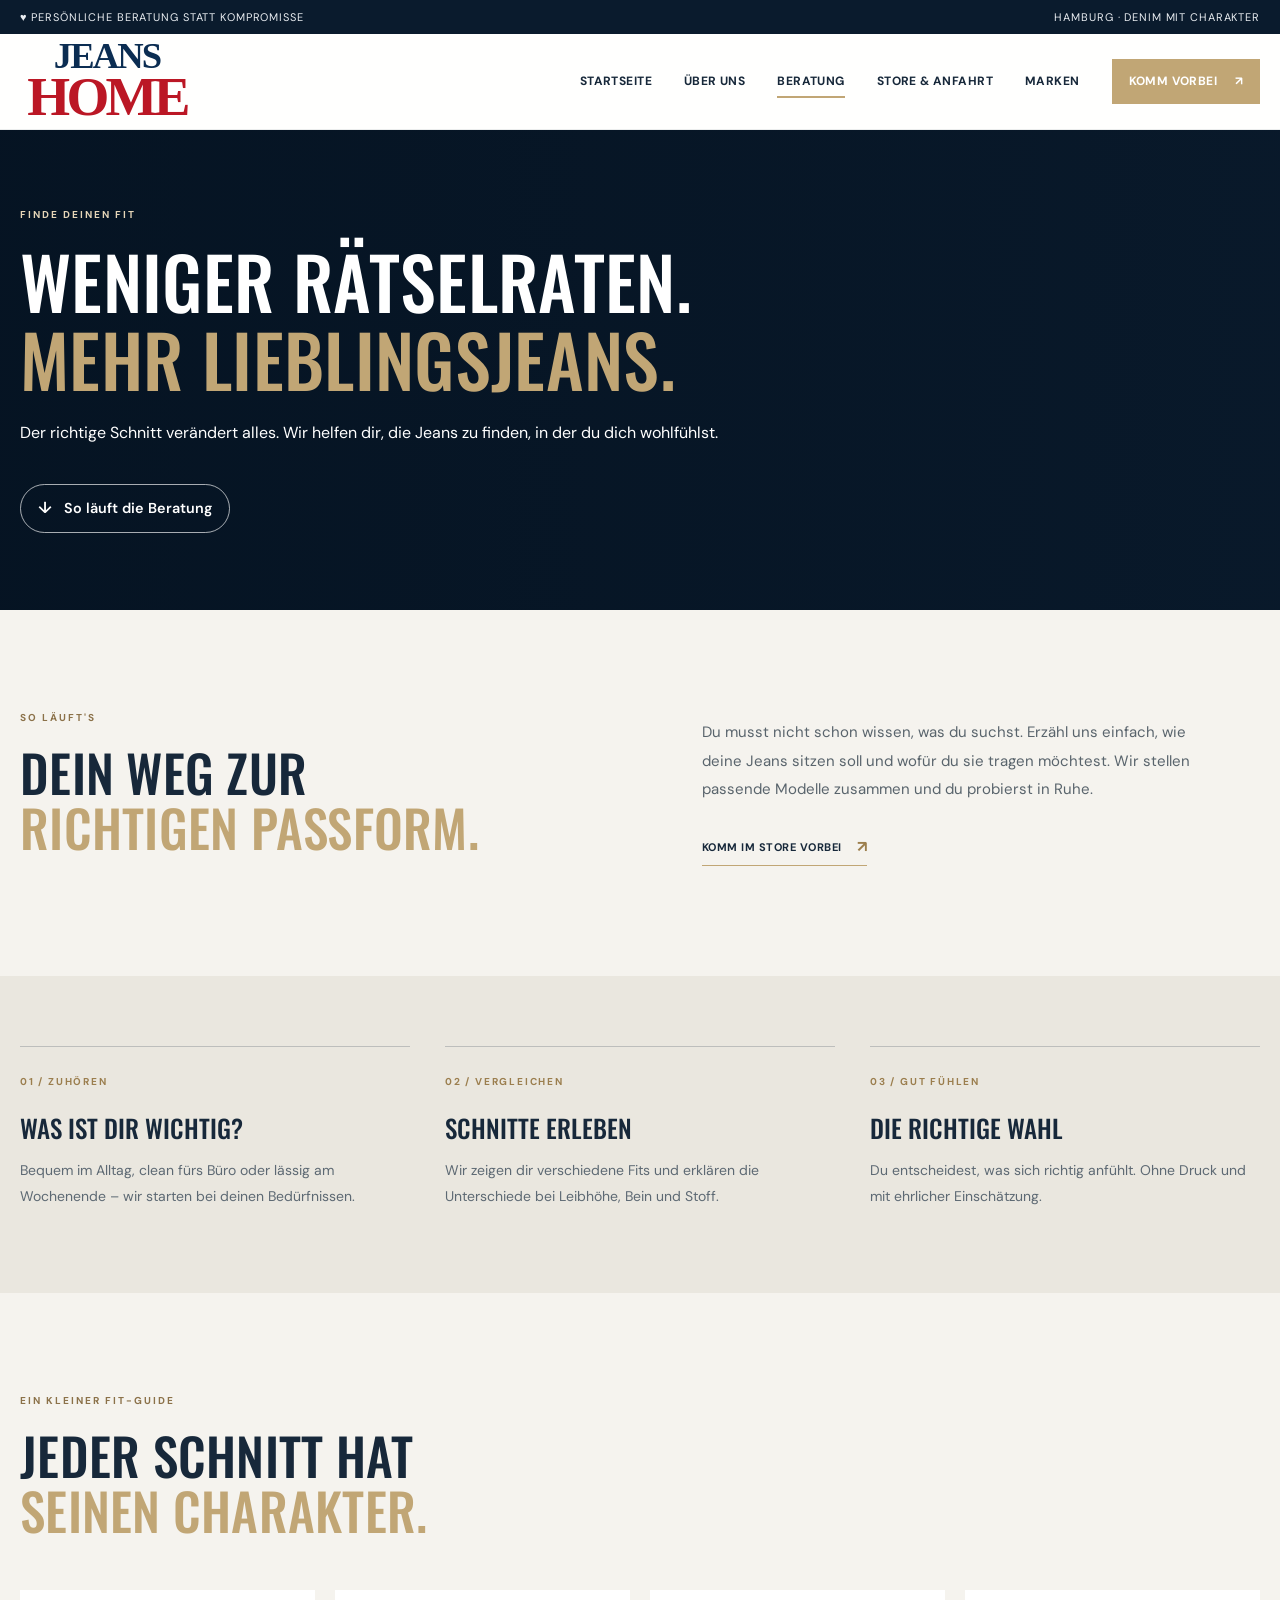
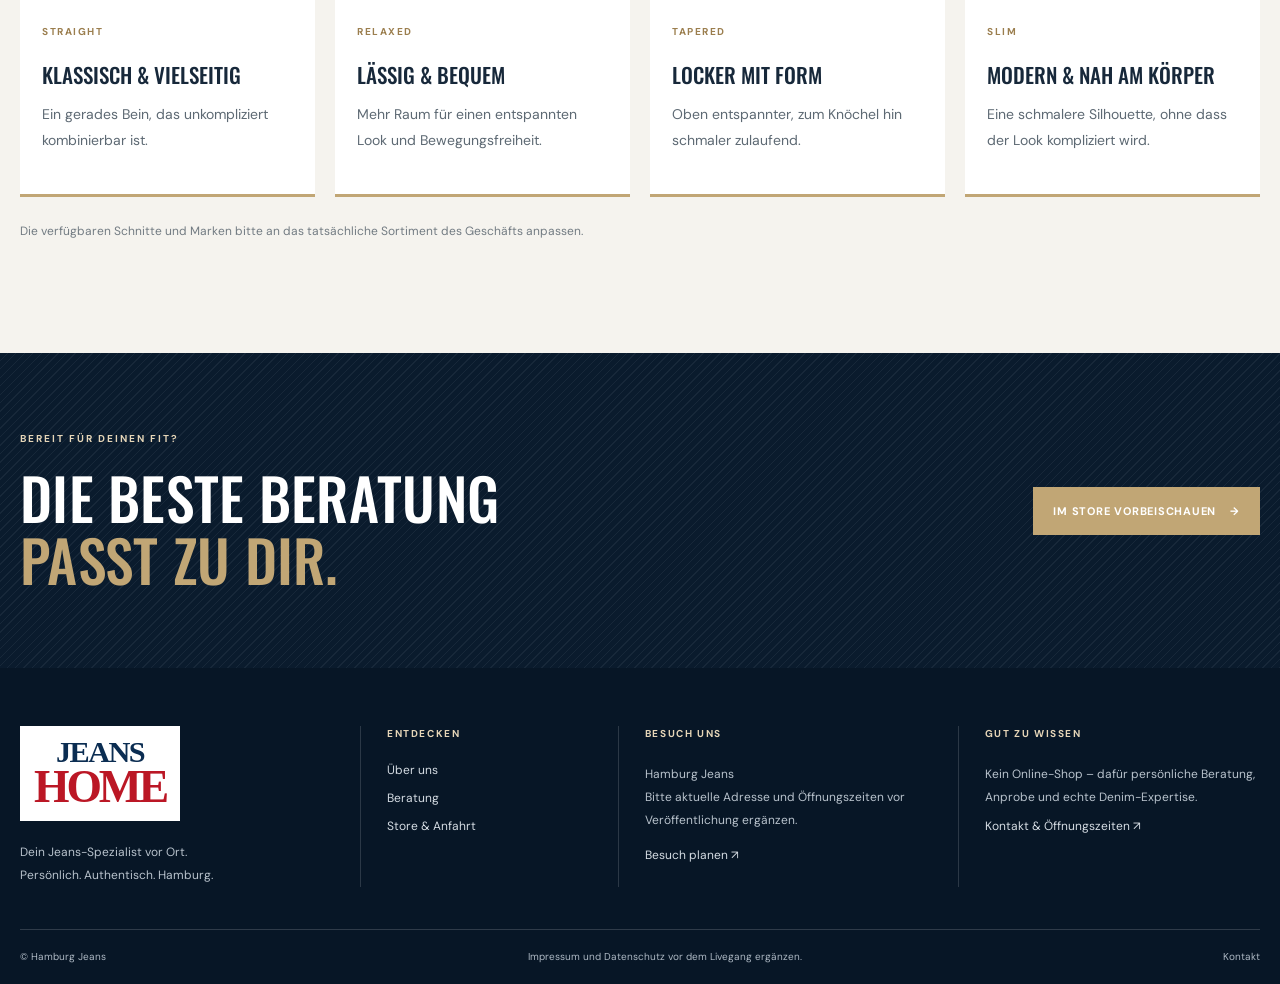
<file: beratung.html>
<!doctype html>
<html lang="de">
<head>
  <meta charset="utf-8"><meta name="viewport" content="width=device-width, initial-scale=1">
  <meta name="description" content="Finde deine Jeans-Passform mit persönlicher Beratung bei Hamburg Jeans.">
  <title>Beratung – Hamburg Jeans</title>
  <link rel="preconnect" href="https://fonts.googleapis.com"><link rel="preconnect" href="https://fonts.gstatic.com" crossorigin>
  <link href="https://fonts.googleapis.com/css2?family=DM+Sans:wght@400;500;600;700&family=Oswald:wght@400;500;600&display=swap" rel="stylesheet"><link rel="stylesheet" href="style.css">
</head>
<body>
  <div class="topline"><div class="container topline-inner"><span>♥ Persönliche Beratung statt Kompromisse</span><span class="topline-right">Hamburg · Denim mit Charakter</span></div></div>
  <header class="site-header"><div class="container nav-wrap"><a class="brand" href="index.html"><img class="original-logo" src="images/jeans-home-logo.svg" alt="Jeans Home – Logo"></a><input class="menu-toggle" type="checkbox" id="menu-toggle" aria-label="Menü öffnen"><label class="menu-button" for="menu-toggle"><span></span><span></span><span></span><b>Menü</b></label><nav class="main-nav" aria-label="Hauptnavigation"><a href="index.html">Startseite</a><a href="ueber-uns.html">Über uns</a><a class="active" href="beratung.html">Beratung</a><a href="store.html">Store & Anfahrt</a><a href="marken.html">Marken</a>
        <a class="nav-cta" href="store.html#besuch">Komm vorbei <span>↗</span></a></nav></div></header>
  <main>
    <section class="page-hero"><div class="page-hero-image advice-image"></div><div class="page-hero-shade"></div><div class="container page-hero-content"><p class="eyebrow light">FINDE DEINEN FIT</p><h1>Weniger Rätselraten.<br><em>Mehr Lieblingsjeans.</em></h1><p>Der richtige Schnitt verändert alles. Wir helfen dir, die Jeans zu finden, in der du dich wohlfühlst.</p><a class="advice-scroll-arrow" href="#beratung-ablauf" aria-label="Weiter zum Beratungsablauf">↓ <span>So läuft die Beratung</span></a></div></section>
    <section class="section-pad" id="beratung-ablauf"><div class="container intro-grid"><div><p class="eyebrow">SO LÄUFT'S</p><h2>Dein Weg zur<br><em>richtigen Passform.</em></h2></div><div class="intro-text"><p>Du musst nicht schon wissen, was du suchst. Erzähl uns einfach, wie deine Jeans sitzen soll und wofür du sie tragen möchtest. Wir stellen passende Modelle zusammen und du probierst in Ruhe.</p><a class="under-link" href="store.html#besuch">Komm im Store vorbei <span>↗</span></a></div></div></section>
    <section class="fit-section"><div class="container fit-grid"><article><span class="fit-tag">01 / ZUHÖREN</span><h3>Was ist dir wichtig?</h3><p>Bequem im Alltag, clean fürs Büro oder lässig am Wochenende – wir starten bei deinen Bedürfnissen.</p></article><article><span class="fit-tag">02 / VERGLEICHEN</span><h3>Schnitte erleben</h3><p>Wir zeigen dir verschiedene Fits und erklären die Unterschiede bei Leibhöhe, Bein und Stoff.</p></article><article><span class="fit-tag">03 / GUT FÜHLEN</span><h3>Die richtige Wahl</h3><p>Du entscheidest, was sich richtig anfühlt. Ohne Druck und mit ehrlicher Einschätzung.</p></article></div></section>
    <section class="fit-types section-pad"><div class="container"><div class="section-heading"><p class="eyebrow">EIN KLEINER FIT-GUIDE</p><h2>Jeder Schnitt hat<br><em>seinen Charakter.</em></h2></div><div class="fit-type-grid"><article><span>STRAIGHT</span><h3>Klassisch & vielseitig</h3><p>Ein gerades Bein, das unkompliziert kombinierbar ist.</p></article><article><span>RELAXED</span><h3>Lässig & bequem</h3><p>Mehr Raum für einen entspannten Look und Bewegungsfreiheit.</p></article><article><span>TAPERED</span><h3>Locker mit Form</h3><p>Oben entspannter, zum Knöchel hin schmaler zulaufend.</p></article><article><span>SLIM</span><h3>Modern & nah am Körper</h3><p>Eine schmalere Silhouette, ohne dass der Look kompliziert wird.</p></article></div><p class="small-note">Die verfügbaren Schnitte und Marken bitte an das tatsächliche Sortiment des Geschäfts anpassen.</p></div></section>
    <section class="simple-cta"><div class="container simple-cta-inner"><div><p class="eyebrow light">BEREIT FÜR DEINEN FIT?</p><h2>Die beste Beratung<br><em>passt zu dir.</em></h2></div><a class="button button-sand" href="store.html#besuch">Im Store vorbeischauen <span>→</span></a></div></section>
  </main>
  <footer class="site-footer"><div class="container footer-grid"><div class="footer-brand"><a class="brand brand-light" href="index.html"><img class="original-logo" src="images/jeans-home-logo.svg" alt="Jeans Home – Logo"></a><p>Dein Jeans-Spezialist vor Ort.<br>Persönlich. Authentisch. Hamburg.</p></div><div><h4>ENTDECKEN</h4><a href="ueber-uns.html">Über uns</a><a href="beratung.html">Beratung</a><a href="store.html">Store & Anfahrt</a></div><div><h4>BESUCH UNS</h4><p>Hamburg Jeans<br>Bitte aktuelle Adresse und Öffnungszeiten vor Veröffentlichung ergänzen.</p><a class="footer-link" href="store.html#besuch">Besuch planen ↗</a></div><div><h4>GUT ZU WISSEN</h4><p>Kein Online-Shop – dafür persönliche Beratung, Anprobe und echte Denim-Expertise.</p><a href="store.html">Kontakt & Öffnungszeiten ↗</a></div></div><div class="container footer-bottom"><span>© Hamburg Jeans</span><span>Impressum und Datenschutz vor dem Livegang ergänzen.</span><a href="store.html">Kontakt</a></div></footer>
</body></html>
</file>
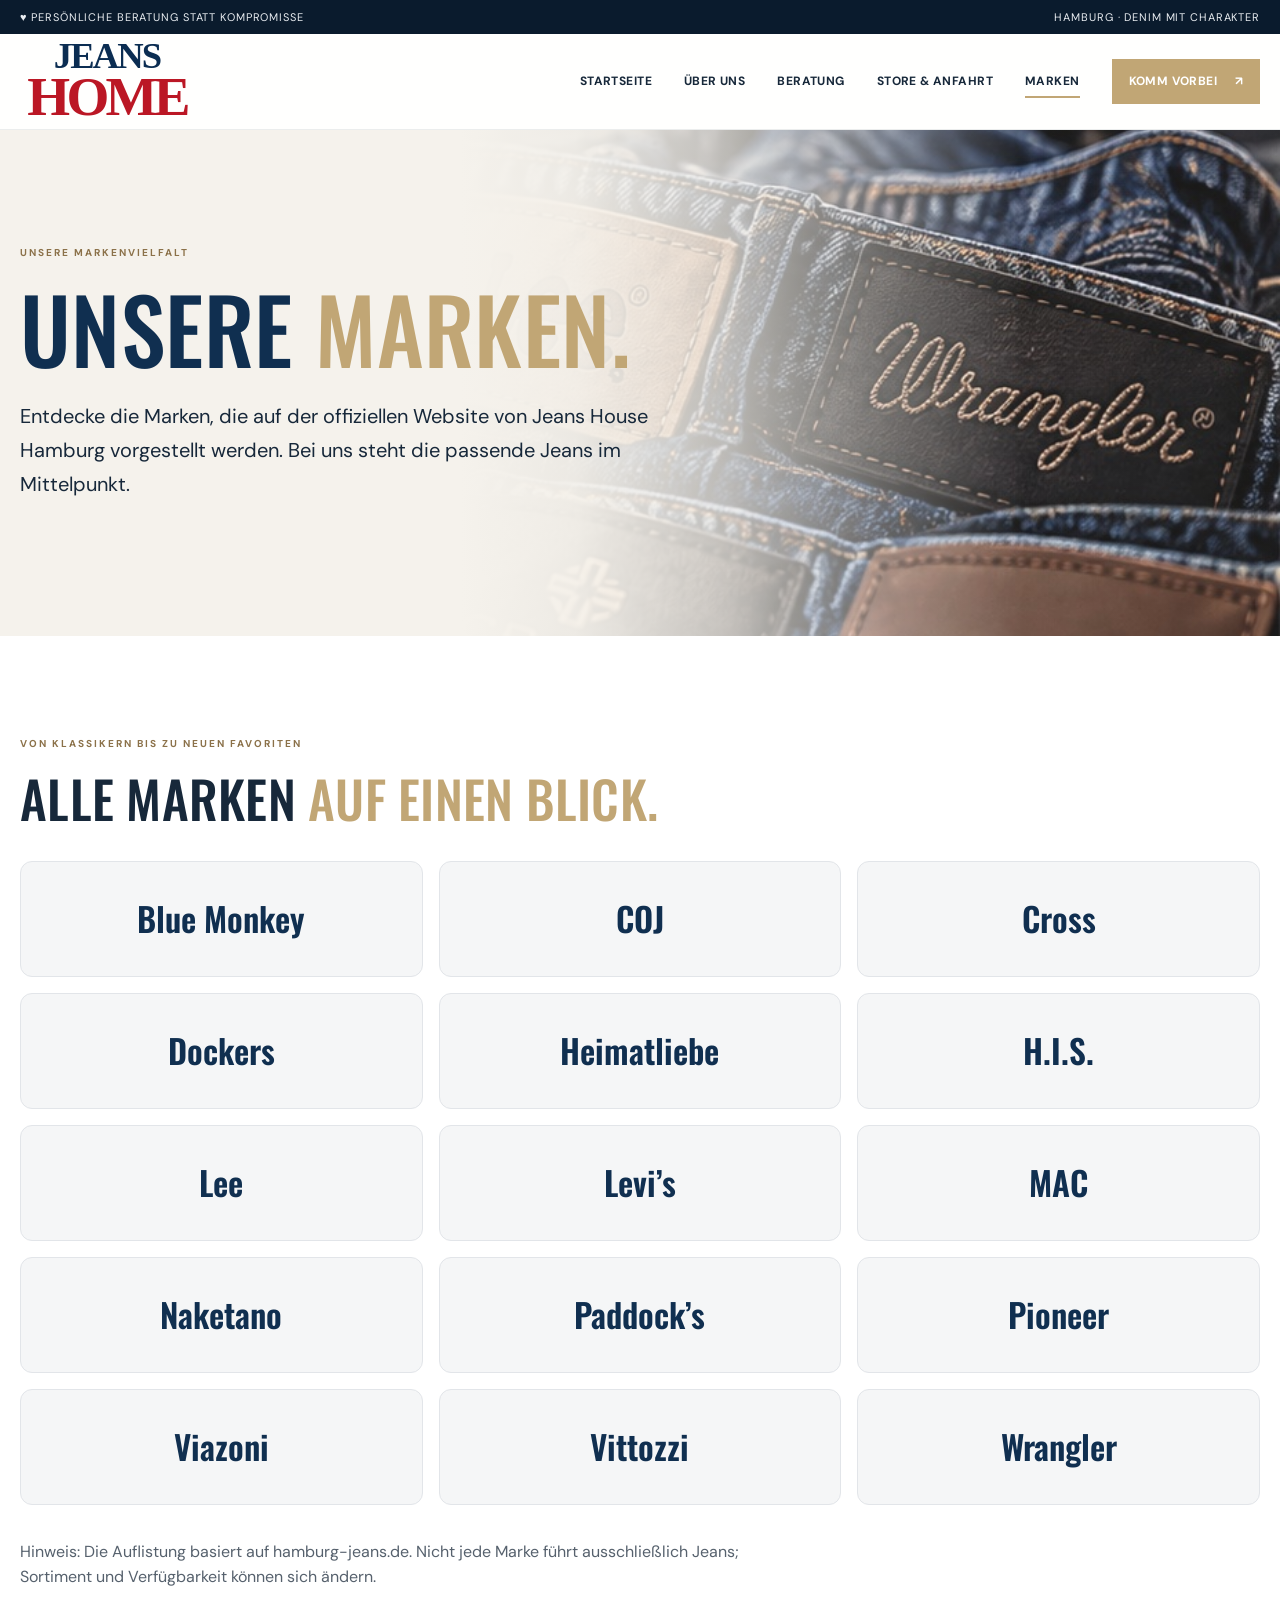
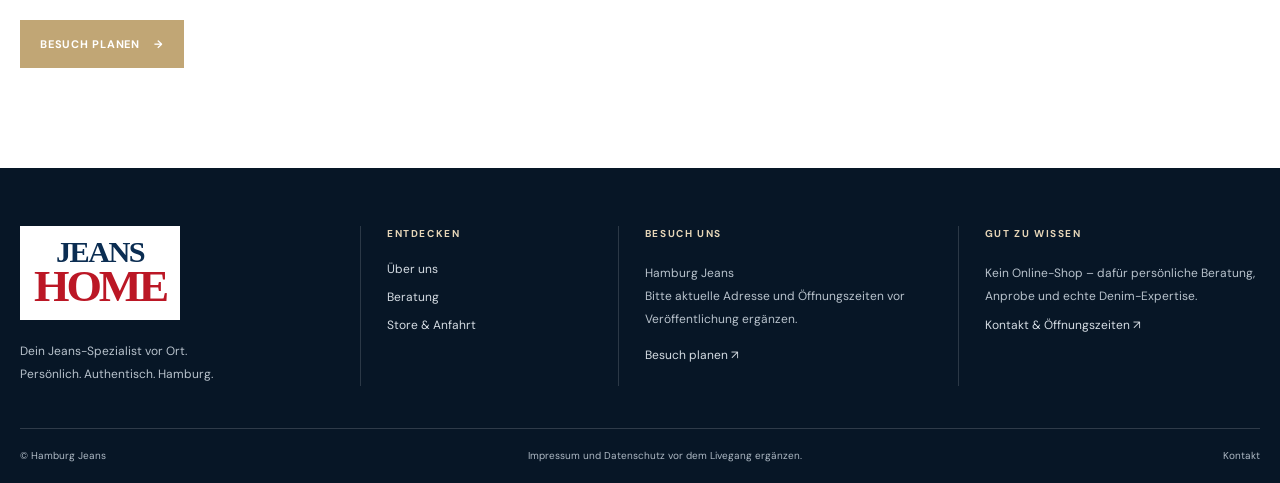
<file: marken.html>
<!doctype html>
<html lang="de">
<head>
  <meta charset="utf-8">
  <meta name="viewport" content="width=device-width, initial-scale=1">
  <meta name="description" content="Hamburg Jeans – persönliche Jeansberatung, starke Passformen und authentischer Denim in Hamburg. Besuche uns vor Ort.">
  <title>Unsere Marken – Jeans Home Hamburg</title>
  <link rel="preconnect" href="https://fonts.googleapis.com">
  <link rel="preconnect" href="https://fonts.gstatic.com" crossorigin>
  <link href="https://fonts.googleapis.com/css2?family=DM+Sans:wght@400;500;600;700&family=Oswald:wght@400;500;600&display=swap" rel="stylesheet">
  <link rel="stylesheet" href="style.css">
</head>
<body>
  <div class="topline">
    <div class="container topline-inner">
      <span>♥ Persönliche Beratung statt Kompromisse</span>
      <span class="topline-right">Hamburg · Denim mit Charakter</span>
    </div>
  </div>

  <header class="site-header">
    <div class="container nav-wrap">
      <a class="brand" href="index.html" aria-label="Hamburg Jeans Startseite"><img class="original-logo" src="images/jeans-home-logo.svg" alt="Jeans Home – Logo"></a>
      <input class="menu-toggle" type="checkbox" id="menu-toggle" aria-label="Menü öffnen">
      <label class="menu-button" for="menu-toggle"><span></span><span></span><span></span><b>Menü</b></label>
      <nav class="main-nav" aria-label="Hauptnavigation">
        <a href="index.html">Startseite</a>
        <a href="ueber-uns.html">Über uns</a>
        <a href="beratung.html">Beratung</a>
        <a href="store.html">Store & Anfahrt</a>
        <a class="active" href="marken.html" aria-current="page">Marken</a>
        <a class="nav-cta" href="store.html#besuch">Komm vorbei <span>↗</span></a>
      </nav>
    </div>
  </header>

  <main>
    <section class="brands-hero section-pad">
      <div class="container">
        <p class="eyebrow">UNSERE MARKENVIELFALT</p>
        <h1>Unsere <em>Marken.</em></h1>
        <p class="brands-lead">Entdecke die Marken, die auf der offiziellen Website von Jeans House Hamburg vorgestellt werden. Bei uns steht die passende Jeans im Mittelpunkt.</p>
      </div>
    </section>
    <section class="brands-section section-pad" aria-labelledby="brands-title">
      <div class="container">
        <p class="eyebrow">VON KLASSIKERN BIS ZU NEUEN FAVORITEN</p>
        <h2 id="brands-title">Alle Marken <em>auf einen Blick.</em></h2>
        <ul class="brands-grid"><li class="brand-card"><span>Blue Monkey</span></li>
<li class="brand-card"><span>COJ</span></li>
<li class="brand-card"><span>Cross</span></li>
<li class="brand-card"><span>Dockers</span></li>
<li class="brand-card"><span>Heimatliebe</span></li>
<li class="brand-card"><span>H.I.S.</span></li>
<li class="brand-card"><span>Lee</span></li>
<li class="brand-card"><span>Levi’s</span></li>
<li class="brand-card"><span>MAC</span></li>
<li class="brand-card"><span>Naketano</span></li>
<li class="brand-card"><span>Paddock’s</span></li>
<li class="brand-card"><span>Pioneer</span></li>
<li class="brand-card"><span>Viazoni</span></li>
<li class="brand-card"><span>Vittozzi</span></li>
<li class="brand-card"><span>Wrangler</span></li></ul>
        <p class="brands-note">Hinweis: Die Auflistung basiert auf hamburg-jeans.de. Nicht jede Marke führt ausschließlich Jeans; Sortiment und Verfügbarkeit können sich ändern.</p>
        <a class="button button-sand" href="store.html#besuch">Besuch planen <span>→</span></a>
      </div>
    </section>
  </main>
  <footer class="site-footer">
    <div class="container footer-grid">
      <div class="footer-brand"><a class="brand brand-light" href="index.html"><img class="original-logo" src="images/jeans-home-logo.svg" alt="Jeans Home – Logo"></a><p>Dein Jeans-Spezialist vor Ort.<br>Persönlich. Authentisch. Hamburg.</p></div>
      <div><h4>ENTDECKEN</h4><a href="ueber-uns.html">Über uns</a><a href="beratung.html">Beratung</a><a href="store.html">Store & Anfahrt</a></div>
      <div><h4>BESUCH UNS</h4><p>Hamburg Jeans<br>Bitte aktuelle Adresse und Öffnungszeiten vor Veröffentlichung ergänzen.</p><a class="footer-link" href="store.html#besuch">Besuch planen ↗</a></div>
      <div><h4>GUT ZU WISSEN</h4><p>Kein Online-Shop – dafür persönliche Beratung, Anprobe und echte Denim-Expertise.</p><a href="store.html">Kontakt & Öffnungszeiten ↗</a></div>
    </div>
    <div class="container footer-bottom"><span>© Hamburg Jeans</span><span>Impressum und Datenschutz vor dem Livegang ergänzen.</span><a href="store.html">Kontakt</a></div>
  </footer>
</body>
</html>
</file>
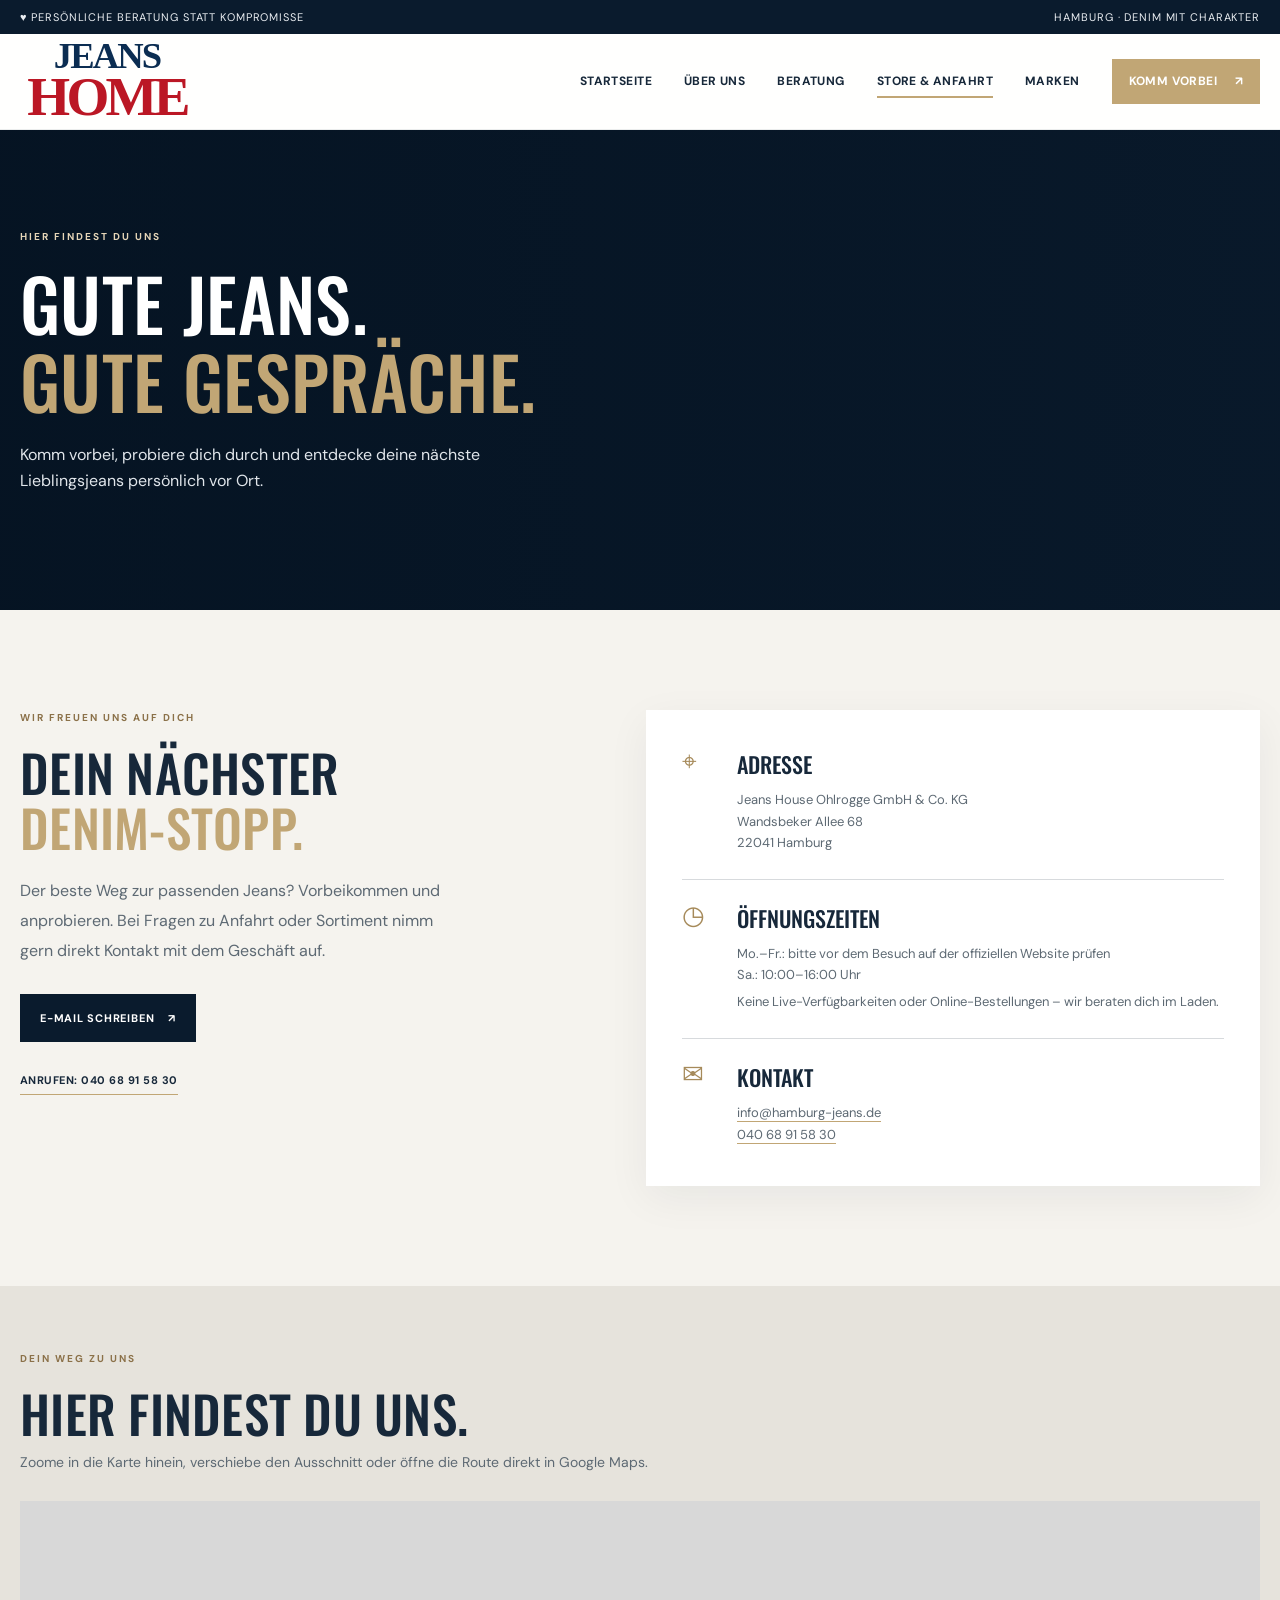
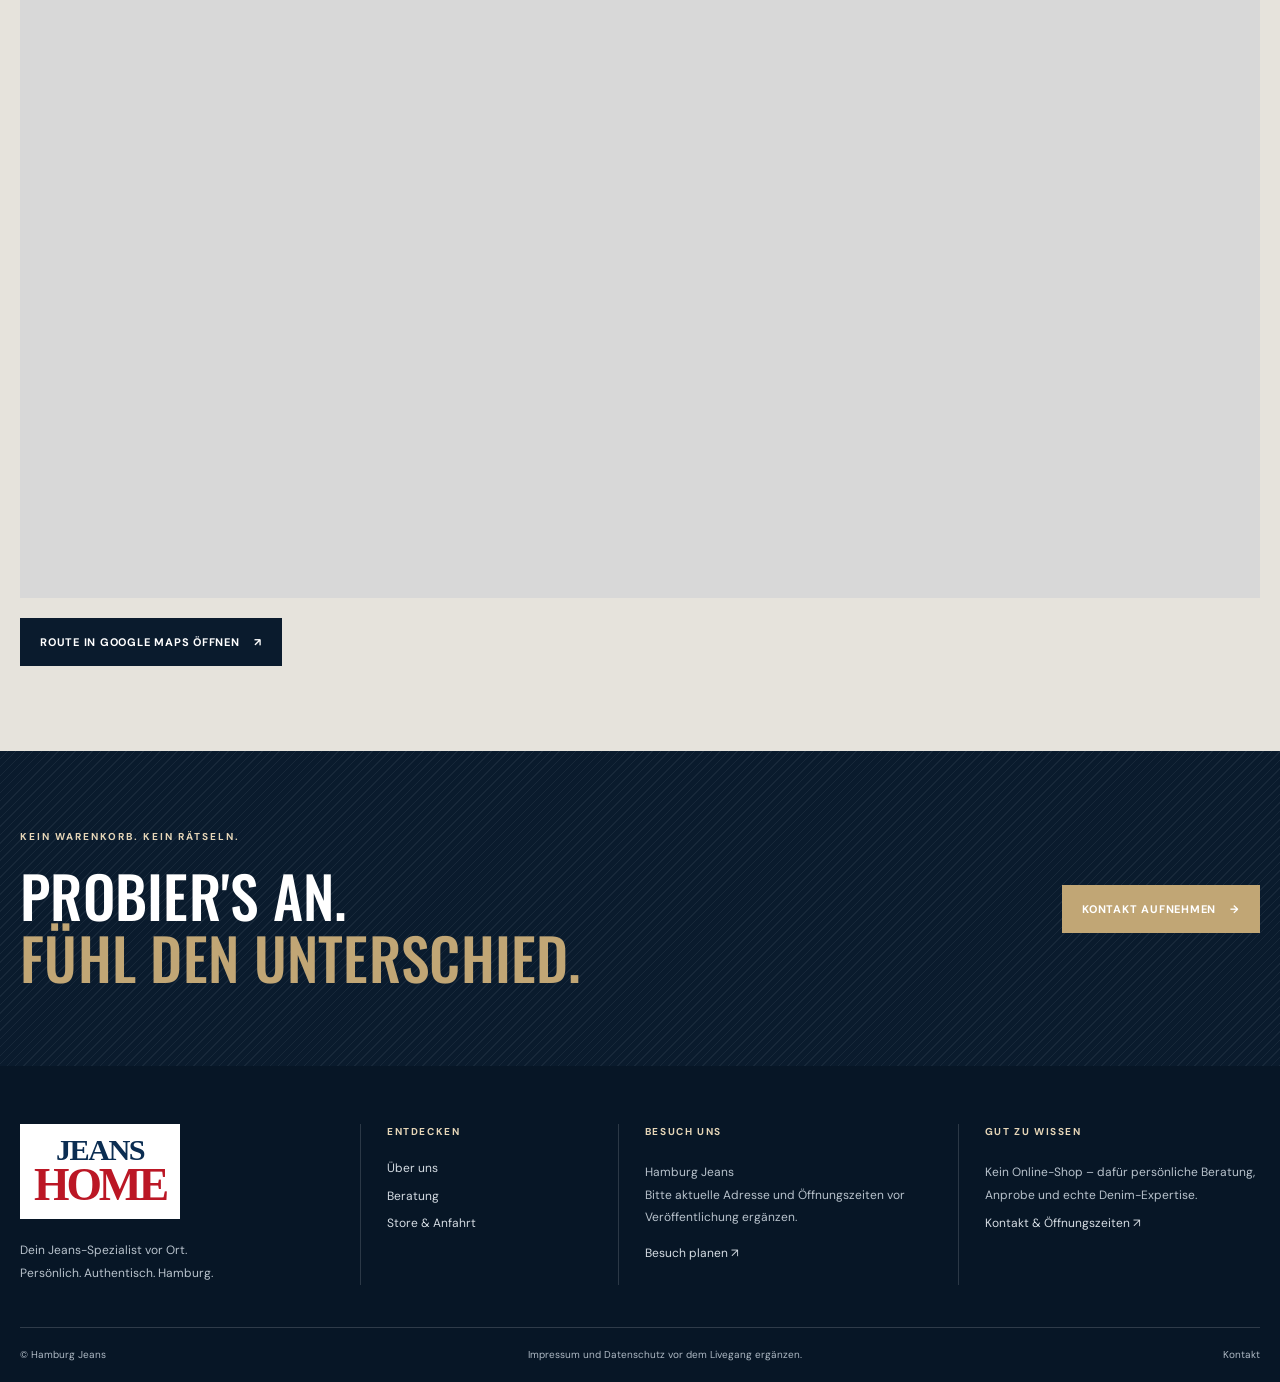
<file: store.html>
<!doctype html>
<html lang="de">
<head>
  <meta charset="utf-8"><meta name="viewport" content="width=device-width, initial-scale=1">
  <meta name="description" content="Besuche Hamburg Jeans: Kontakt, Öffnungszeiten und Informationen zur Anfahrt.">
  <title>Store & Anfahrt – Hamburg Jeans</title>
  <link rel="preconnect" href="https://fonts.googleapis.com"><link rel="preconnect" href="https://fonts.gstatic.com" crossorigin>
  <link href="https://fonts.googleapis.com/css2?family=DM+Sans:wght@400;500;600;700&family=Oswald:wght@400;500;600&display=swap" rel="stylesheet"><link rel="stylesheet" href="style.css">
</head>
<body>
  <div class="topline"><div class="container topline-inner"><span>♥ Persönliche Beratung statt Kompromisse</span><span class="topline-right">Hamburg · Denim mit Charakter</span></div></div>
  <header class="site-header"><div class="container nav-wrap"><a class="brand" href="index.html"><img class="original-logo" src="images/jeans-home-logo.svg" alt="Jeans Home – Logo"></a><input class="menu-toggle" type="checkbox" id="menu-toggle" aria-label="Menü öffnen"><label class="menu-button" for="menu-toggle"><span></span><span></span><span></span><b>Menü</b></label><nav class="main-nav" aria-label="Hauptnavigation"><a href="index.html">Startseite</a><a href="ueber-uns.html">Über uns</a><a href="beratung.html">Beratung</a><a class="active" href="store.html">Store & Anfahrt</a><a href="marken.html">Marken</a><a class="nav-cta" href="#besuch">Komm vorbei <span>↗</span></a></nav></div></header>
  <main>
    <section class="page-hero"><div class="page-hero-image store-image"></div><div class="page-hero-shade"></div><div class="container page-hero-content"><p class="eyebrow light">HIER FINDEST DU UNS</p><h1>Gute Jeans.<br><em>Gute Gespräche.</em></h1><p>Komm vorbei, probiere dich durch und entdecke deine nächste Lieblingsjeans persönlich vor Ort.</p></div></section>
    <section class="section-pad" id="besuch"><div class="container store-grid"><div><p class="eyebrow">WIR FREUEN UNS AUF DICH</p><h2>Dein nächster<br><em>Denim-Stopp.</em></h2><p class="store-lead">Der beste Weg zur passenden Jeans? Vorbeikommen und anprobieren. Bei Fragen zu Anfahrt oder Sortiment nimm gern direkt Kontakt mit dem Geschäft auf.</p><div class="store-actions"><a class="button button-dark" href="mailto:info@hamburg-jeans.de">E-Mail schreiben <span>↗</span></a><a class="under-link" href="tel:+494068915830">Anrufen: 040 68 91 58 30</a></div></div>
      <div class="details-card"><div class="detail-row"><span class="detail-icon">⌖</span><div><h3>Adresse</h3><p>Jeans House Ohlrogge GmbH &amp; Co. KG<br>Wandsbeker Allee 68<br>22041 Hamburg</p></div></div><div class="detail-row"><span class="detail-icon">◷</span><div><h3>Öffnungszeiten</h3><p>Mo.–Fr.: bitte vor dem Besuch auf der offiziellen Website prüfen<br>Sa.: 10:00–16:00 Uhr</p><p class="small-note">Keine Live-Verfügbarkeiten oder Online-Bestellungen – wir beraten dich im Laden.</p></div></div><div class="detail-row"><span class="detail-icon">✉</span><div><h3>Kontakt</h3><p><a href="mailto:info@hamburg-jeans.de">info@hamburg-jeans.de</a><br><a href="tel:+494068915830">040 68 91 58 30</a></p></div></div></div></div></section>
    <section class="map-section" aria-labelledby="map-title">
      <div class="container">
        <p class="eyebrow">DEIN WEG ZU UNS</p>
        <h2 id="map-title">Hier findest du uns.</h2>
        <p class="map-description">Zoome in die Karte hinein, verschiebe den Ausschnitt oder öffne die Route direkt in Google Maps.</p>
        <iframe class="store-map" title="Google Maps – Jeans House, Wandsbeker Allee 68, Hamburg" src="https://www.google.com/maps?q=Wandsbeker%20Allee%2068%2C%2022041%20Hamburg&amp;z=16&amp;output=embed" loading="lazy" referrerpolicy="no-referrer-when-downgrade" allowfullscreen></iframe>
        <a class="button button-dark map-route" href="https://www.google.com/maps/dir/?api=1&amp;destination=Wandsbeker%20Allee%2068%2C%2022041%20Hamburg" target="_blank" rel="noopener noreferrer">Route in Google Maps öffnen <span>↗</span></a>
      </div>
    </section>
    <section class="simple-cta"><div class="container simple-cta-inner"><div><p class="eyebrow light">KEIN WARENKORB. KEIN RÄTSELN.</p><h2>Probier's an.<br><em>Fühl den Unterschied.</em></h2></div><a class="button button-sand" href="mailto:info@hamburg-jeans.de">Kontakt aufnehmen <span>→</span></a></div></section>
  </main>
  <footer class="site-footer"><div class="container footer-grid"><div class="footer-brand"><a class="brand brand-light" href="index.html"><img class="original-logo" src="images/jeans-home-logo.svg" alt="Jeans Home – Logo"></a><p>Dein Jeans-Spezialist vor Ort.<br>Persönlich. Authentisch. Hamburg.</p></div><div><h4>ENTDECKEN</h4><a href="ueber-uns.html">Über uns</a><a href="beratung.html">Beratung</a><a href="store.html">Store & Anfahrt</a></div><div><h4>BESUCH UNS</h4><p>Hamburg Jeans<br>Bitte aktuelle Adresse und Öffnungszeiten vor Veröffentlichung ergänzen.</p><a class="footer-link" href="#besuch">Besuch planen ↗</a></div><div><h4>GUT ZU WISSEN</h4><p>Kein Online-Shop – dafür persönliche Beratung, Anprobe und echte Denim-Expertise.</p><a href="#besuch">Kontakt & Öffnungszeiten ↗</a></div></div><div class="container footer-bottom"><span>© Hamburg Jeans</span><span>Impressum und Datenschutz vor dem Livegang ergänzen.</span><a href="#besuch">Kontakt</a></div></footer>
</body></html>
</file>
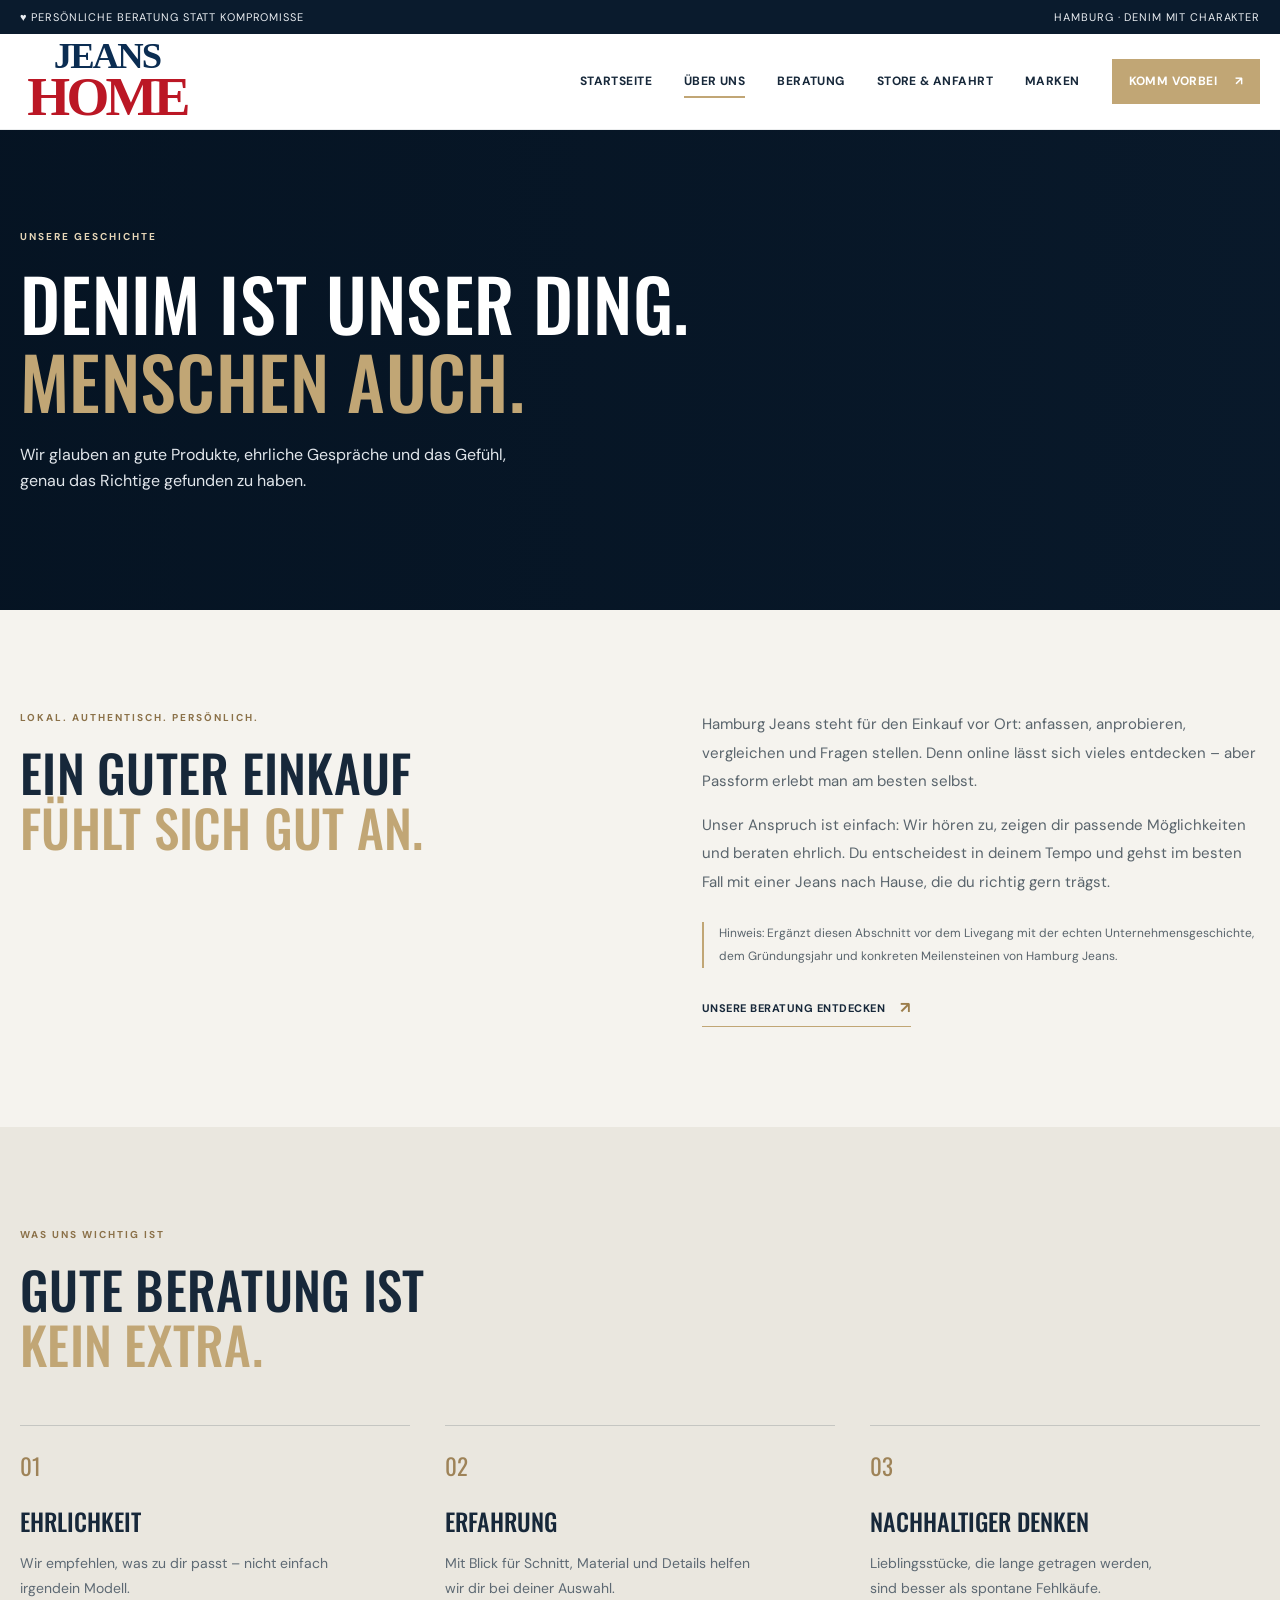
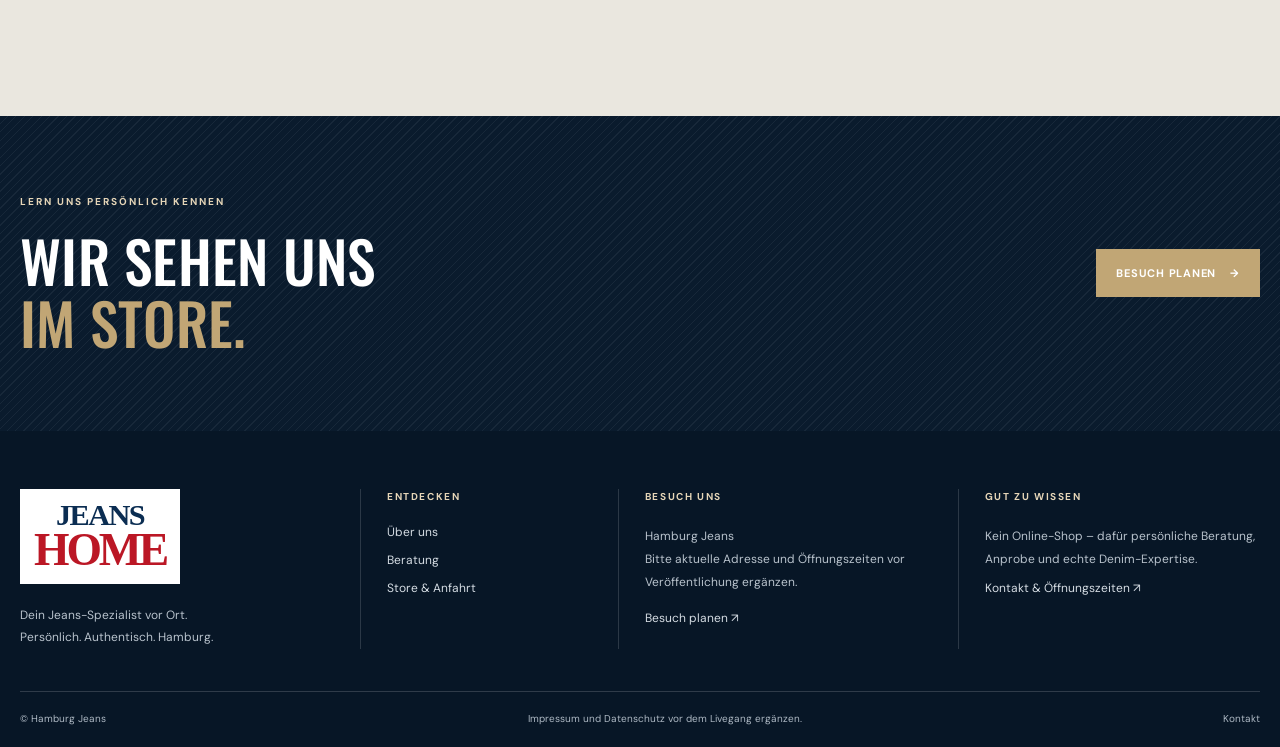
<file: ueber-uns.html>
<!doctype html>
<html lang="de">
<head>
  <meta charset="utf-8"><meta name="viewport" content="width=device-width, initial-scale=1">
  <meta name="description" content="Lerne Hamburg Jeans kennen: Denim-Kompetenz, persönliche Beratung und lokaler Einzelhandel.">
  <title>Über uns – Hamburg Jeans</title>
  <link rel="preconnect" href="https://fonts.googleapis.com"><link rel="preconnect" href="https://fonts.gstatic.com" crossorigin>
  <link href="https://fonts.googleapis.com/css2?family=DM+Sans:wght@400;500;600;700&family=Oswald:wght@400;500;600&display=swap" rel="stylesheet"><link rel="stylesheet" href="style.css">
</head>
<body>
  <div class="topline"><div class="container topline-inner"><span>♥ Persönliche Beratung statt Kompromisse</span><span class="topline-right">Hamburg · Denim mit Charakter</span></div></div>
  <header class="site-header"><div class="container nav-wrap"><a class="brand" href="index.html"><img class="original-logo" src="images/jeans-home-logo.svg" alt="Jeans Home – Logo"></a><input class="menu-toggle" type="checkbox" id="menu-toggle" aria-label="Menü öffnen"><label class="menu-button" for="menu-toggle"><span></span><span></span><span></span><b>Menü</b></label><nav class="main-nav" aria-label="Hauptnavigation"><a href="index.html">Startseite</a><a class="active" href="ueber-uns.html">Über uns</a><a href="beratung.html">Beratung</a><a href="store.html">Store & Anfahrt</a><a href="marken.html">Marken</a>
        <a class="nav-cta" href="store.html#besuch">Komm vorbei <span>↗</span></a></nav></div></header>
  <main>
    <section class="page-hero">
      <div class="page-hero-image about-image"></div><div class="page-hero-shade"></div>
      <div class="container page-hero-content"><p class="eyebrow light">UNSERE GESCHICHTE</p><h1>Denim ist unser Ding.<br><em>Menschen auch.</em></h1><p>Wir glauben an gute Produkte, ehrliche Gespräche und das Gefühl, genau das Richtige gefunden zu haben.</p></div>
    </section>
    <section class="section-pad"><div class="container story-grid"><div><p class="eyebrow">LOKAL. AUTHENTISCH. PERSÖNLICH.</p><h2>Ein guter Einkauf<br><em>fühlt sich gut an.</em></h2></div><div class="story-copy"><p>Hamburg Jeans steht für den Einkauf vor Ort: anfassen, anprobieren, vergleichen und Fragen stellen. Denn online lässt sich vieles entdecken – aber Passform erlebt man am besten selbst.</p><p>Unser Anspruch ist einfach: Wir hören zu, zeigen dir passende Möglichkeiten und beraten ehrlich. Du entscheidest in deinem Tempo und gehst im besten Fall mit einer Jeans nach Hause, die du richtig gern trägst.</p><p class="small-note">Hinweis: Ergänzt diesen Abschnitt vor dem Livegang mit der echten Unternehmensgeschichte, dem Gründungsjahr und konkreten Meilensteinen von Hamburg Jeans.</p><a class="under-link" href="beratung.html">Unsere Beratung entdecken <span>↗</span></a></div></div></section>
    <section class="values values-alt section-pad"><div class="container"><div class="section-heading"><p class="eyebrow">WAS UNS WICHTIG IST</p><h2>Gute Beratung ist<br><em>kein Extra.</em></h2></div><div class="value-grid"><article><span class="value-number">01</span><h3>Ehrlichkeit</h3><p>Wir empfehlen, was zu dir passt – nicht einfach irgendein Modell.</p></article><article><span class="value-number">02</span><h3>Erfahrung</h3><p>Mit Blick für Schnitt, Material und Details helfen wir dir bei deiner Auswahl.</p></article><article><span class="value-number">03</span><h3>Nachhaltiger denken</h3><p>Lieblingsstücke, die lange getragen werden, sind besser als spontane Fehlkäufe.</p></article></div></div></section>
    <section class="simple-cta"><div class="container simple-cta-inner"><div><p class="eyebrow light">LERN UNS PERSÖNLICH KENNEN</p><h2>Wir sehen uns<br><em>im Store.</em></h2></div><a class="button button-sand" href="store.html#besuch">Besuch planen <span>→</span></a></div></section>
  </main>
  <footer class="site-footer"><div class="container footer-grid"><div class="footer-brand"><a class="brand brand-light" href="index.html"><img class="original-logo" src="images/jeans-home-logo.svg" alt="Jeans Home – Logo"></a><p>Dein Jeans-Spezialist vor Ort.<br>Persönlich. Authentisch. Hamburg.</p></div><div><h4>ENTDECKEN</h4><a href="ueber-uns.html">Über uns</a><a href="beratung.html">Beratung</a><a href="store.html">Store & Anfahrt</a></div><div><h4>BESUCH UNS</h4><p>Hamburg Jeans<br>Bitte aktuelle Adresse und Öffnungszeiten vor Veröffentlichung ergänzen.</p><a class="footer-link" href="store.html#besuch">Besuch planen ↗</a></div><div><h4>GUT ZU WISSEN</h4><p>Kein Online-Shop – dafür persönliche Beratung, Anprobe und echte Denim-Expertise.</p><a href="store.html">Kontakt & Öffnungszeiten ↗</a></div></div><div class="container footer-bottom"><span>© Hamburg Jeans</span><span>Impressum und Datenschutz vor dem Livegang ergänzen.</span><a href="store.html">Kontakt</a></div></footer>
</body></html>
</file>
<file: style.css>
/* Hamburg Jeans Relaunch | HTML + CSS, ohne JavaScript */
:root {
  --navy: #0a1b2d;
  --navy-2: #132a40;
  --ink: #17283a;
  --muted: #5d6973;
  --sand: #c1a675;
  --sand-light: #e6d6b8;
  --paper: #f5f3ee;
  --white: #fff;
  --line: rgba(10, 27, 45, .16);
  --sans: "DM Sans", Arial, sans-serif;
  --display: "Oswald", Impact, sans-serif;
}
* { box-sizing: border-box; }
html { scroll-behavior: smooth; }
body { margin: 0; color: var(--ink); background: var(--paper); font-family: var(--sans); font-size: 16px; line-height: 1.65; }
img { display: block; width: 100%; }
a { color: inherit; text-decoration: none; }
a:focus-visible, input:focus-visible, label:focus-visible { outline: 3px solid var(--sand); outline-offset: 4px; }
.container { width: min(1180px, calc(100% - 64px)); margin-inline: auto; }
.topline { background: var(--navy); color: #e9edf1; font-size: 11px; letter-spacing: .08em; text-transform: uppercase; }
.topline-inner { min-height: 34px; display: flex; align-items: center; justify-content: space-between; gap: 16px; }
.site-header { background: rgba(255,255,255,.97); position: relative; z-index: 10; border-bottom: 1px solid rgba(10,27,45,.08); }
.nav-wrap { min-height: 94px; display: flex; justify-content: space-between; align-items: center; gap: 35px; }
.brand { width: 154px; display: flex; flex-direction: column; line-height: 1; color: var(--navy); flex-shrink: 0; }
.brand-small { font-size: 12px; letter-spacing: .32em; font-weight: 700; margin-left: 3px; }
.brand-main { font-family: var(--display); font-size: 42px; font-weight: 500; letter-spacing: .09em; }
.brand-est { font-size: 8px; letter-spacing: .19em; border-top: 1px solid currentColor; padding-top: 6px; margin-top: 5px; text-align: center; }
.main-nav { display: flex; align-items: center; gap: clamp(16px, 2.5vw, 36px); font-size: 12px; font-weight: 700; text-transform: uppercase; letter-spacing: .035em; }
.main-nav > a:not(.nav-cta) { padding: 12px 0; position: relative; }
.main-nav > a:not(.nav-cta)::after { content: ""; height: 2px; position: absolute; left: 0; bottom: 5px; width: 0; background: var(--sand); transition: width .2s ease; }
.main-nav > a:hover::after, .main-nav > a.active::after { width: 100%; }
.nav-cta { background: var(--sand); padding: 13px 17px; color: white; white-space: nowrap; transition: background .2s; }
.nav-cta:hover, .button-sand:hover { background: #a98d5d; }
.nav-cta span, .button span { margin-left: 14px; }
.menu-toggle, .menu-button { display: none; }
.hero { min-height: 650px; position: relative; display: flex; align-items: center; overflow: hidden; color: white; background: var(--navy); }
.hero-image, .hero-shade, .page-hero-image, .page-hero-shade { position: absolute; inset: 0; }
.hero-image { background: url("https://images.unsplash.com/photo-1542272604-787c3835535d?auto=format&fit=crop&w=2200&q=90") center 45% / cover no-repeat; transform: scale(1.01); }
.hero-shade, .page-hero-shade { background: linear-gradient(90deg, rgba(5,19,34,.94) 0%, rgba(5,19,34,.83) 39%, rgba(5,19,34,.24) 78%, rgba(5,19,34,.15) 100%); }
.hero-content { position: relative; z-index: 1; padding-top: 48px; padding-bottom: 42px; }
.eyebrow { color: #8b7149; font-size: 10px; font-weight: 700; letter-spacing: .2em; line-height: 1.5; margin: 0 0 20px; }
.eyebrow.light { color: var(--sand-light); }
h1, h2, h3, h4, p { margin-top: 0; }
h1, h2 { font-family: var(--display); font-weight: 500; letter-spacing: .005em; line-height: 1.08; text-transform: uppercase; }
h1 { font-size: clamp(48px, 6.4vw, 82px); max-width: 760px; margin-bottom: 22px; }
h1 em, h2 em { color: var(--sand); font-style: normal; }
.hero-copy { max-width: 465px; color: #e1e6eb; font-size: 16px; line-height: 1.8; }
.button-row { display: flex; align-items: center; flex-wrap: wrap; gap: 25px; margin-top: 29px; }
.button { display: inline-flex; justify-content: center; align-items: center; min-height: 48px; padding: 13px 20px; font-size: 11px; font-weight: 700; text-transform: uppercase; letter-spacing: .07em; transition: background .2s, transform .2s; }
.button:hover { transform: translateY(-2px); }
.button-sand { background: var(--sand); color: white; }
.button-dark { background: var(--navy); color: white; }
.text-link { font-size: 11px; font-weight: 600; border-bottom: 1px solid currentColor; padding-bottom: 4px; }
.light-link { color: white; }
.hero-points { display: flex; flex-wrap: wrap; gap: 0; margin-top: 62px; max-width: 700px; }
.hero-points > div { padding: 0 25px; border-left: 1px solid rgba(255,255,255,.4); display: flex; flex-direction: column; min-width: 180px; }
.hero-points > div:first-child { border-left: 0; padding-left: 0; }
.point-icon { font-family: var(--display); font-size: 22px; color: var(--sand-light); margin-bottom: 8px; }
.hero-points strong { font-size: 11px; text-transform: uppercase; letter-spacing: .04em; }
.hero-points small { font-size: 11px; color: #d2d8df; margin-top: 3px; }
.hero-caption { position: absolute; z-index: 1; right: 32px; bottom: 25px; font-size: 9px; letter-spacing: .18em; color: #e4e7e9; }
.hero-caption span { color: var(--sand); padding: 0 9px; }
.section-pad { padding: 100px 0; }
.intro { background: var(--paper); }
.intro-grid, .story-grid { display: grid; grid-template-columns: 1fr 1fr; gap: 10%; align-items: start; }
h2 { font-size: clamp(37px, 4vw, 56px); margin-bottom: 20px; }
.intro-text { max-width: 510px; padding-top: 8px; }
.intro-text p, .story-copy p { color: #59646c; font-size: 15px; line-height: 1.9; }
.under-link { display: inline-flex; align-items: center; gap: 15px; border-bottom: 1px solid var(--sand); padding: 5px 0; margin-top: 10px; font-size: 11px; font-weight: 700; text-transform: uppercase; letter-spacing: .045em; }
.under-link span { color: #9c7e4c; font-size: 16px; }
.feature-section { background: #eae7df; padding: 0 0 90px; }
.feature-grid { display: grid; grid-template-columns: 1fr .82fr 1fr; gap: 24px; align-items: stretch; }
.feature-card { min-height: 420px; position: relative; }
.feature-photo { overflow: hidden; background: #243447; }
.feature-photo img { height: 100%; min-height: 420px; object-fit: cover; filter: saturate(.78); transition: transform .5s; }
.feature-photo:hover img { transform: scale(1.04); }
.feature-overlay { position: absolute; inset: 0; padding: 28px; display: flex; flex-direction: column; justify-content: flex-end; color: white; background: linear-gradient(0deg, rgba(5,19,34,.8), transparent 60%); }
.feature-overlay span, .fit-tag { font-size: 10px; letter-spacing: .18em; color: var(--sand-light); font-weight: 700; }
.feature-overlay h3 { font: 500 31px/1.15 var(--display); text-transform: uppercase; margin: 9px 0 0; }
.feature-copy { background: var(--paper); padding: 55px 28px 35px; display: flex; flex-direction: column; justify-content: center; }
.feature-copy h2 { font-size: clamp(34px, 3.5vw, 46px); }
.feature-copy > p:not(.eyebrow) { color: var(--muted); font-size: 14px; line-height: 1.85; }
.feature-copy .under-link { align-self: flex-start; margin-top: 16px; }
.visit-band, .simple-cta { background: var(--navy); color: white; padding: 78px 0; position: relative; overflow: hidden; }
.visit-band::before, .simple-cta::before { content: ""; position: absolute; inset: 0; opacity: .09; background: repeating-linear-gradient(135deg, transparent 0 5px, #9aa7b4 5px 6px); pointer-events: none; }
.visit-grid { position: relative; display: grid; grid-template-columns: 1.2fr .8fr; gap: 10%; align-items: center; }
.visit-grid h2, .simple-cta h2 { font-size: clamp(38px, 4.5vw, 58px); margin: 0; }
.visit-side p { max-width: 440px; color: #d4dce3; font-size: 14px; line-height: 1.9; }
.visit-side .button { margin-top: 8px; }
.values { background: var(--paper); }
.section-heading { max-width: 680px; margin-bottom: 52px; }
.value-grid { display: grid; grid-template-columns: repeat(3, 1fr); gap: 35px; }
.value-grid article { border-top: 1px solid var(--line); padding-top: 22px; }
.value-number { color: #9e8358; font-family: var(--display); font-size: 23px; }
.value-grid h3 { font-family: var(--display); font-weight: 500; font-size: 24px; text-transform: uppercase; margin: 16px 0 10px; }
.value-grid p { color: var(--muted); font-size: 14px; line-height: 1.8; max-width: 310px; }
.site-footer { background: #071626; color: #e3e8ed; padding: 58px 0 0; }
.footer-grid { display: grid; grid-template-columns: 1.1fr .8fr 1.1fr 1.1fr; gap: 38px; padding-bottom: 42px; }
.brand-light { color: white; }
.footer-brand p, .footer-grid p { color: #b8c2cc; font-size: 12px; line-height: 1.9; margin: 20px 0 0; }
.footer-grid h4 { color: var(--sand-light); font-size: 10px; letter-spacing: .16em; margin-bottom: 18px; }
.footer-grid > div:not(:first-child) { border-left: 1px solid rgba(255,255,255,.15); padding-left: 26px; }
.footer-grid > div > a:not(.brand) { display: block; font-size: 12px; color: #d5dce3; margin: 8px 0; }
.footer-grid a:hover { color: var(--sand-light); }
.footer-link { margin-top: 15px !important; }
.footer-bottom { display: flex; justify-content: space-between; gap: 20px; flex-wrap: wrap; border-top: 1px solid rgba(255,255,255,.16); padding: 19px 0; color: #aeb9c4; font-size: 10px; }
.page-hero { min-height: 480px; display: flex; align-items: center; position: relative; background: var(--navy); color: white; overflow: hidden; }
.page-hero-image { background-position: center; background-size: cover; }
.about-image { background-image: url("https://images.unsplash.com/photo-1541099649105-f69ad21f3246?auto=format&fit=crop&w=2000&q=85"); }
.advice-image { background-image: url("https://images.unsplash.com/photo-1542272604-787c3835535d?auto=format&fit=crop&w=2000&q=85"); }
.store-image { background-image: url("https://images.unsplash.com/photo-1475178626620-a4d074967452?auto=format&fit=crop&w=2000&q=85"); }
.page-hero-shade { background: linear-gradient(90deg, rgba(5,19,34,.91), rgba(5,19,34,.58) 55%, rgba(5,19,34,.25)); }
.page-hero-content { position: relative; z-index: 1; padding-top: 65px; padding-bottom: 65px; }
.page-hero h1 { font-size: clamp(45px, 6vw, 72px); }
.page-hero-content > p:last-child { max-width: 530px; color: #e1e6eb; }
.story-copy .small-note { margin-top: 26px; padding-left: 15px; border-left: 2px solid var(--sand); font-size: 12px; }
.values-alt { background: #eae7df; }
.simple-cta-inner { position: relative; display: flex; justify-content: space-between; align-items: center; gap: 30px; }
.simple-cta .button { flex-shrink: 0; }
.fit-section { background: #eae7df; padding: 70px 0; }
.fit-grid { display: grid; grid-template-columns: repeat(3, 1fr); gap: 35px; }
.fit-grid article { border-top: 1px solid rgba(10,27,45,.2); padding-top: 20px; }
.fit-tag { color: #9b7e4e; }
.fit-grid h3, .fit-type-grid h3 { font-family: var(--display); font-size: 25px; font-weight: 500; text-transform: uppercase; margin: 14px 0 10px; }
.fit-grid p, .fit-type-grid p { font-size: 14px; color: var(--muted); line-height: 1.8; }
.fit-type-grid { display: grid; grid-template-columns: repeat(4, 1fr); gap: 20px; }
.fit-type-grid article { background: white; padding: 27px 22px; border-bottom: 3px solid var(--sand); }
.fit-type-grid article > span { font-size: 10px; font-weight: 700; letter-spacing: .15em; color: #9b7e4e; }
.fit-type-grid h3 { font-size: 21px; }
.small-note { color: #727b82; font-size: 12px; line-height: 1.7; }
.fit-types .small-note { margin-top: 24px; }
.store-grid { display: grid; grid-template-columns: .9fr 1.1fr; gap: 10%; align-items: start; }
.store-lead { color: var(--muted); line-height: 1.9; max-width: 440px; }
.store-actions { display: flex; flex-direction: column; align-items: flex-start; gap: 14px; margin-top: 27px; }
.details-card { background: white; padding: 36px; box-shadow: 0 12px 40px rgba(10,27,45,.06); }
.detail-row { display: grid; grid-template-columns: 40px 1fr; gap: 15px; padding: 20px 0; border-bottom: 1px solid var(--line); }
.detail-row:first-child { padding-top: 0; }
.detail-row:last-child { border-bottom: 0; padding-bottom: 0; }
.detail-icon { font-size: 26px; color: #a68a5a; line-height: 1.2; }
.detail-row h3 { font-family: var(--display); font-size: 22px; font-weight: 500; text-transform: uppercase; margin-bottom: 7px; }
.detail-row p { font-size: 13px; color: var(--muted); margin-bottom: 5px; }
.detail-row strong { color: #8b5b2c; font-weight: 600; }
.detail-row a { border-bottom: 1px solid var(--sand); }
.map-placeholder { background: #e6e3dc; padding: 60px 0; }
.map-inner { display: flex; align-items: center; gap: 25px; }
.map-inner h2 { font-size: 36px; margin-bottom: 8px; }
.map-inner p:last-child { color: var(--muted); max-width: 560px; font-size: 13px; margin-bottom: 0; }
.map-mark { width: 66px; height: 66px; display: grid; place-items: center; border-radius: 50% 50% 50% 0; transform: rotate(-45deg); background: var(--navy); color: white; font-family: var(--display); font-size: 25px; flex-shrink: 0; }
@media (max-width: 980px) {
  .container { width: min(100% - 42px, 760px); }
  .nav-wrap { min-height: 82px; }
  .brand { width: 125px; }
  .brand-main { font-size: 35px; }
  .menu-button { display: flex; flex-direction: column; gap: 4px; align-items: flex-end; cursor: pointer; color: var(--navy); font-size: 10px; text-transform: uppercase; letter-spacing: .1em; }
  .menu-button span { display: block; width: 26px; height: 2px; background: var(--navy); }
  .menu-button b { font-weight: 700; margin-top: 3px; }
  .main-nav { display: none; position: absolute; left: 0; right: 0; top: 100%; padding: 18px 22px 25px; background: white; box-shadow: 0 15px 20px rgba(0,0,0,.08); flex-direction: column; align-items: stretch; gap: 5px; }
  .main-nav > a:not(.nav-cta) { padding: 12px 4px; }
  .main-nav > a:not(.nav-cta)::after { display: none; }
  .nav-cta { text-align: center; margin-top: 8px; }
  .menu-toggle:checked ~ .main-nav { display: flex; }
  .hero { min-height: 620px; }
  .hero-shade { background: linear-gradient(90deg, rgba(5,19,34,.94), rgba(5,19,34,.67) 65%, rgba(5,19,34,.36)); }
  .feature-grid { grid-template-columns: 1fr 1fr; }
  .feature-copy { grid-column: span 2; grid-row: 1; min-height: auto; padding: 40px; }
  .feature-card { min-height: 350px; }
  .feature-photo img { min-height: 350px; }
  .footer-grid { grid-template-columns: 1fr 1fr; }
  .footer-grid > div:nth-child(3) { border-left: 0; padding-left: 0; }
  .fit-type-grid { grid-template-columns: repeat(2, 1fr); }
}
@media (max-width: 620px) {
  body { font-size: 15px; }
  .container { width: calc(100% - 36px); }
  .topline-inner { min-height: 32px; font-size: 9px; letter-spacing: .04em; }
  .topline-right { display: none; }
  .nav-wrap { min-height: 76px; }
  .hero { min-height: 690px; align-items: flex-start; }
  .hero-image { background-position: 61% center; }
  .hero-shade { background: linear-gradient(90deg, rgba(5,19,34,.91), rgba(5,19,34,.68)), linear-gradient(0deg, rgba(5,19,34,.3), transparent); }
  .hero-content { padding-top: 65px; padding-bottom: 55px; }
  h1 { font-size: clamp(47px, 13vw, 68px); }
  .hero-copy { font-size: 14px; max-width: 360px; }
  .button-row { align-items: flex-start; flex-direction: column; gap: 17px; }
  .hero-points { margin-top: 43px; display: grid; grid-template-columns: 1fr; gap: 17px; }
  .hero-points > div, .hero-points > div:first-child { padding: 0 0 0 14px; border-left: 1px solid rgba(255,255,255,.4); min-width: 0; }
  .point-icon { display: none; }
  .hero-caption { display: none; }
  .section-pad { padding: 68px 0; }
  .intro-grid, .story-grid, .visit-grid, .store-grid { grid-template-columns: 1fr; gap: 24px; }
  h2 { font-size: 42px; }
  .feature-section { padding-bottom: 55px; }
  .feature-grid { grid-template-columns: 1fr; gap: 15px; }
  .feature-copy { grid-column: auto; grid-row: auto; padding: 38px 25px; }
  .feature-card, .feature-photo img { min-height: 340px; }
  .visit-band, .simple-cta { padding: 60px 0; }
  .visit-grid { gap: 26px; }
  .value-grid, .fit-grid { grid-template-columns: 1fr; gap: 24px; }
  .value-grid article { padding-top: 16px; }
  .footer-grid { grid-template-columns: 1fr 1fr; gap: 28px 20px; }
  .footer-grid > div:not(:first-child) { padding-left: 15px; }
  .footer-grid > div:nth-child(3) { padding-left: 0; }
  .footer-brand { grid-column: span 2; }
  .footer-grid h4 { margin-bottom: 10px; }
  .footer-bottom { flex-direction: column; gap: 8px; }
  .page-hero { min-height: 430px; }
  .page-hero-content { padding-top: 55px; padding-bottom: 55px; }
  .page-hero h1 { font-size: clamp(43px, 12vw, 60px); }
  .simple-cta-inner { align-items: flex-start; flex-direction: column; }
  .fit-type-grid { grid-template-columns: 1fr; }
  .details-card { padding: 25px 20px; }
  .map-inner { align-items: flex-start; }
}
@media (prefers-reduced-motion: reduce) {
  html { scroll-behavior: auto; }
  *, *::before, *::after { transition-duration: .01ms !important; animation-duration: .01ms !important; }
}

/* Original-Logo unverändert verwenden; keine Filter, Verzerrungen oder Farbänderungen */
.brand { width: 174px; }
.brand .original-logo { width: 100%; height: auto; object-fit: contain; }
.brand-light { background: white; padding: 8px; width: 160px; }
.hero-video { position: absolute; inset: 0; width: 100%; height: 100%; object-fit: cover; opacity: .66; }
.hero-image { background-image: url("https://images.unsplash.com/photo-1542272604-787c3835535d?auto=format&fit=crop&w=2000&q=85"); }
.hero-content { animation: urban-rise .9s ease-out both; }
.feature-card, .value-grid article { animation: urban-rise .7s ease-out both; }
@keyframes urban-rise {
  from { opacity: 0; transform: translateY(12px); }
  to { opacity: 1; transform: translateY(0); }
}
@media (max-width: 620px) {
  .brand { width: 132px; }
  .brand-light { width: 145px; }
}
@media (prefers-reduced-motion: reduce) {
  .hero-video { display: none; }
}


/* Startseite: automatisch seitlich wechselnde Bilder wie ein ruhiges Video */
.hero-slideshow { position: absolute; inset: 0; overflow: hidden; }
.hero-slide {
  position: absolute; inset: 0;
  background-size: cover; background-position: center;
  opacity: 0;
  animation: denim-slideshow 18s infinite;
  will-change: transform, opacity;
}
.slide-one {
  background-image: url("https://images.unsplash.com/photo-1542272604-787c3835535d?auto=format&fit=crop&w=2000&q=85");
  animation-delay: 0s;
}
.slide-two {
  background-image: url("https://images.unsplash.com/photo-1475178626620-a4d074967452?auto=format&fit=crop&w=2000&q=85");
  animation-delay: 6s;
}
.slide-three {
  background-image: url("https://images.unsplash.com/photo-1541099649105-f69ad21f3246?auto=format&fit=crop&w=2000&q=85");
  animation-delay: 12s;
}

@keyframes denim-slideshow {
  0% { opacity: 0; transform: translateX(7%) scale(1.05); }
  7%, 29% { opacity: 1; transform: translateX(0) scale(1.02); }
  33.33%, 100% { opacity: 0; transform: translateX(-7%) scale(1.05); }
}
/* Statisches Bild bei reduzierter Bewegung */
@media (prefers-reduced-motion: reduce) {
  .hero-slide { animation: none !important; opacity: 0; transform: none; }
  .slide-one { opacity: 1; }
}

/* Interaktive Google Maps auf der Kontaktseite */
.map-section { background: #e6e3dc; padding: 65px 0 85px; }
.map-section h2 { margin-bottom: 10px; }
.map-description { max-width: 650px; color: var(--muted); font-size: 14px; }
.store-map { display: block; width: 100%; height: 440px; border: 0; margin-top: 26px; background: #d8d8d8; }
.map-route { margin-top: 20px; }
@media (max-width: 620px) { .store-map { height: 340px; } }

/* Jeansregale statt beschädigter Jeans oder Jacken – Bilder lokal eingebunden. */
.slide-one { background-image: url("images/jeansladen-regale.jpg"); }
.slide-two { background-image: url("images/jeansregal-stapel.jpg"); }
.slide-three { background-image: url("images/jeans-auswahl.jpg"); }
.hero-image, .store-image { background-image: url("images/jeansladen-regale.jpg"); }
.about-image { background-image: url("images/jeansregal-stapel.jpg"); }
.advice-image { background-image: url("images/jeans-auswahl.jpg"); }

/* Bildkonzept: nur erstes Slide = Regal, dann klassische Jeans-Details. */
.slide-one { background-image: url("images/jeansladen-regale.jpg"); }
.slide-two { background-image: url("https://images.unsplash.com/photo-1542272604-787c3835535d?auto=format&fit=crop&w=2000&q=85"); }
.slide-three { background-image: url("https://images.unsplash.com/photo-1541099649105-f69ad21f3246?auto=format&fit=crop&w=2000&q=85"); }
.hero-image, .store-image { background-image: url("images/jeansladen-regale.jpg"); }
.about-image { background-image: url("https://images.unsplash.com/photo-1541099649105-f69ad21f3246?auto=format&fit=crop&w=2000&q=85"); }
.advice-image { background-image: url("https://images.unsplash.com/photo-1542272604-787c3835535d?auto=format&fit=crop&w=2000&q=85"); }


/* FINAL: Optimierung für kleine Handys, Tablets, Desktop und große Displays */
*, *::before, *::after { box-sizing: border-box; }
html, body { max-width: 100%; overflow-x: clip; }
img, video, iframe { max-width: 100%; }
img { height: auto; }
.container { width: min(100% - 40px, 1240px); margin-inline: auto; }
.hero, .page-hero { isolation: isolate; }
.hero-slideshow, .page-hero-image { z-index: -2; }
.hero-shade, .page-hero-shade { z-index: -1; pointer-events: none; }
.hero-content, .page-hero-content { z-index: 1; }
.hero-slide { background-repeat: no-repeat; }
.slide-one { background-image: url("images/jeansladen-regale.jpg"); background-position: center 55%; }
.slide-two { background-image: url("https://images.unsplash.com/photo-1542272604-787c3835535d?auto=format&fit=crop&w=1800&q=88"); background-position: center 55%; }
.slide-three { background-image: url("https://images.unsplash.com/photo-1541099649105-f69ad21f3246?auto=format&fit=crop&w=1800&q=88"); background-position: center 55%; }
.about-image { background-image: url("https://images.unsplash.com/photo-1541099649105-f69ad21f3246?auto=format&fit=crop&w=1800&q=88"); }
.advice-image { background-image: url("https://images.unsplash.com/photo-1542272604-787c3835535d?auto=format&fit=crop&w=1800&q=88"); background-position: center 60%; }
.store-image { background-image: url("images/jeansladen-regale.jpg"); }
.feature-photo img { width: 100%; height: 100%; object-fit: cover; }
.store-map { width: 100%; max-width: 100%; aspect-ratio: 16/9; height: auto; min-height: 290px; }
a, button { touch-action: manipulation; }
@media (min-width: 1600px) {
  .container { width: min(100% - 100px, 1360px); }
  .hero { min-height: 680px; }
  .page-hero { min-height: 530px; }
  .hero-content { padding-block: 110px; }
}
@media (min-width: 2100px) {
  .container { width: min(100% - 140px, 1480px); }
  .hero { min-height: 760px; }
}
@media (max-width: 1024px) {
  .container { width: min(100% - 44px, 900px); }
  .intro-grid, .split-grid, .feature-grid { gap: 26px; }
  .hero { min-height: 560px; }
}
@media (max-width: 767px) {
  .container { width: calc(100% - 32px); }
  .hero { min-height: 520px; }
  .hero-content { padding-top: 85px; padding-bottom: 80px; }
  .page-hero { min-height: 390px; }
  .page-hero-content { padding-block: 65px; }
  .hero h1, .page-hero h1 { font-size: clamp(2.4rem, 9vw, 4.1rem); line-height: 1.09; overflow-wrap: anywhere; }
  .hero-slide { background-position: center; }
  .store-map { aspect-ratio: 4/3; min-height: 290px; }
  .button { max-width: 100%; white-space: normal; }
}
@media (max-width: 390px) {
  .container { width: calc(100% - 26px); }
  .brand { width: 115px; }
  .hero h1, .page-hero h1 { font-size: clamp(2.05rem, 10vw, 2.8rem); }
  .hero { min-height: 480px; }
  .footer-grid { grid-template-columns: 1fr; }
  .footer-brand { grid-column: auto; }
  .footer-grid > div { padding-left: 0 !important; }
}
@media (prefers-reduced-motion: reduce) {
  .hero-slide { animation: none !important; opacity: 0; transform: none; }
  .slide-one { opacity: 1; }
}

.advice-scroll-arrow { display: inline-flex; gap: 12px; align-items: center; color: #fff; text-decoration: none; border: 1px solid rgba(255,255,255,.65); border-radius: 999px; padding: 10px 17px; margin-top: 22px; font-weight: 600; transition: background .2s, transform .2s; }
.advice-scroll-arrow:hover, .advice-scroll-arrow:focus-visible { background: rgba(255,255,255,.18); transform: translateY(3px); }
.advice-scroll-arrow span { font-size: .9rem; }

/* Store & Anfahrt: ruhige, hochwertige Aufnahme klassischer Jeans statt Regal-Collage */
.store-image {
  background-image: url("https://images.unsplash.com/photo-1541099649105-f69ad21f3246?auto=format&fit=crop&w=2000&q=90");
  background-position: center 58%;
}
@media (max-width: 767px) {
  .store-image { background-position: 55% center; }
}

/* Zwei neue, unterschiedliche Bilder nur für die gewünschten Unterseiten */
.about-image { background-image: url("images/ueber-uns-denim-detail.jpg"); background-position: center 50%; }
.store-image { background-image: url("images/store-jeans-innenraum.jpg"); background-position: center; }

/* Hochauflösende Original-Fotografien statt vergrößerter Mockup-Ausschnitte */
.about-image {
  background-image: url("https://images.unsplash.com/photo-1542272604-787c3835535d?auto=format&fit=crop&w=2400&q=95");
  background-position: center 55%;
}
.store-image {
  background-image: url("https://images.unsplash.com/photo-1441986300917-64674bd600d8?auto=format&fit=crop&w=2400&q=95");
  background-position: center 55%;
}

/* Bildmix nach erneutem Blick auf die Originalseite: jedes Motiv nur einmal.
   Regale nur im ersten Slider; sonst Passform, Nähte, Stoff und Ladenansicht. */
.slide-one { background-image: url("images/jeansladen-regale.jpg"); background-position: center 55%; }
.slide-two { background-image: url("https://images.unsplash.com/photo-1542272604-787c3835535d?auto=format&fit=crop&w=2200&q=90"); background-position: center 50%; }
.slide-three { background-image: url("https://images.unsplash.com/photo-1475178626620-a4d074967452?auto=format&fit=crop&w=2200&q=90"); background-position: center 45%; }
.slide-four { background-image: url("https://images.unsplash.com/photo-1511196044526-5cb3bcb7071b?auto=format&fit=crop&w=2200&q=90"); background-position: center 50%; }
.about-image { background-image: url("https://images.unsplash.com/photo-1541099649105-f69ad21f3246?auto=format&fit=crop&w=2200&q=90"); background-position: center 55%; }
.advice-image { background-image: url("https://images.unsplash.com/photo-1555689502-c4b22d76c56f?auto=format&fit=crop&w=2200&q=90"); background-position: center 50%; }
.store-image { background-image: url("https://images.unsplash.com/photo-1441986300917-64674bd600d8?auto=format&fit=crop&w=2200&q=90"); background-position: center 50%; }

/* Finale eindeutige Bildmotive für Beratung und Store: keine Wiederholung */
.advice-image {
 background-image: url("https://images.unsplash.com/photo-1512436991641-6745cdb1723f?auto=format&fit=crop&w=2400&q=90");
 background-position: center center;
}
.store-image {
 background-image: url("images/store-jeans-innenraum.jpg");
 background-position: center center;
}

/* Korrektur: ausschließlich klassische Jeans, keine allgemeine Kleidung */
.advice-image { background-image: url("images/beratung-jeans-passformen.jpg"); background-position: center; }
.store-image { background-image: url("images/store-jeansregale.jpg"); background-position: center; }

/* Hochauflösende, getrennte Jeans-Fotos statt hochskalierter Mockup-Ausschnitte */
.advice-image { background-image: url("https://images.unsplash.com/photo-1542272604-787c3835535d?auto=format&fit=crop&w=2560&q=95"); background-position: center; }
.store-image { background-image: url("https://images.unsplash.com/photo-1541099649105-f69ad21f3246?auto=format&fit=crop&w=2560&q=95"); background-position: center; }

/* Eindeutige Seitenbilder: Über uns = Denim-Detail, Beratung = Jeans-Passformen,
   Store = Ladenregale. Kein Motiv wird zwischen diesen drei Seiten wiederholt. */
.about-image { background-image: url("https://images.unsplash.com/photo-1541099649105-f69ad21f3246?auto=format&fit=crop&w=2560&q=92"); background-position: center 55%; }
.advice-image { background-image: url("https://images.unsplash.com/photo-1542272604-787c3835535d?auto=format&fit=crop&w=2560&q=92"); background-position: center 50%; }
.store-image { background-image: url("images/store-jeansregale.jpg"); background-position: center; }

/* Neues eigenständiges Store-Motiv, nicht auf Über uns oder Beratung verwendet */
.store-image { background-image: url("https://images.unsplash.com/photo-1565084888279-aca607ecce0c?auto=format&fit=crop&w=2560&q=90"); background-position: center 52%; }

/* Zusatzseite Marken – unabhängig von bisherigen Seiten */
.brands-hero { background: linear-gradient(120deg,#f5f2ec,#e7edf3); padding-block: clamp(65px,9vw,125px); }
.brands-hero h1 { font-family: Oswald, sans-serif; font-size: clamp(3rem,7vw,6rem); line-height:1.08; margin: 12px 0 22px; color:#102f50; }
.brands-lead { max-width: 700px; font-size:clamp(1.05rem,2vw,1.25rem); line-height:1.7; }
.brands-section { background:#fff; }
.brands-grid { display:grid; grid-template-columns:repeat(3,minmax(0,1fr)); gap:16px; list-style:none; padding:0; margin:34px 0; }
.brand-card { display:flex; align-items:center; justify-content:center; min-height:116px; padding:24px; background:#f5f6f7; border:1px solid #e2e5e9; border-radius:12px; text-align:center; }
.brand-card span { font-family:Oswald, sans-serif; color:#102f50; font-size:clamp(1.4rem,2.6vw,2.15rem); font-weight:600; }
.brands-note { max-width:760px; color:#56616d; margin:20px 0 30px; line-height:1.6; }
@media(max-width:800px){.brands-grid{grid-template-columns:repeat(2,minmax(0,1fr));}}
@media(max-width:420px){.brands-grid{grid-template-columns:1fr;}.brand-card{min-height:88px;}}

/* Nur Marken-Kopfbereich: Bild rechts, bestehende Typografie/Farben bleiben erhalten. */
.brands-hero {
 background-image: linear-gradient(90deg, #f5f2ec 0%, #f5f2ec 36%, rgba(245,242,236,.96) 45%, rgba(245,242,236,.76) 57%, rgba(245,242,236,.10) 80%), url("images/marken-jeans-labels.jpg");
 background-size: cover;
 background-position: center, right center;
 background-repeat: no-repeat;
}
.brands-hero .container { position:relative; z-index:1; }
@media(max-width:800px){
 .brands-hero { background-image:linear-gradient(90deg,rgba(245,242,236,.98),rgba(245,242,236,.90) 58%,rgba(245,242,236,.60)),url("images/marken-jeans-labels.jpg"); background-position:center,right center; }
}
</file>
